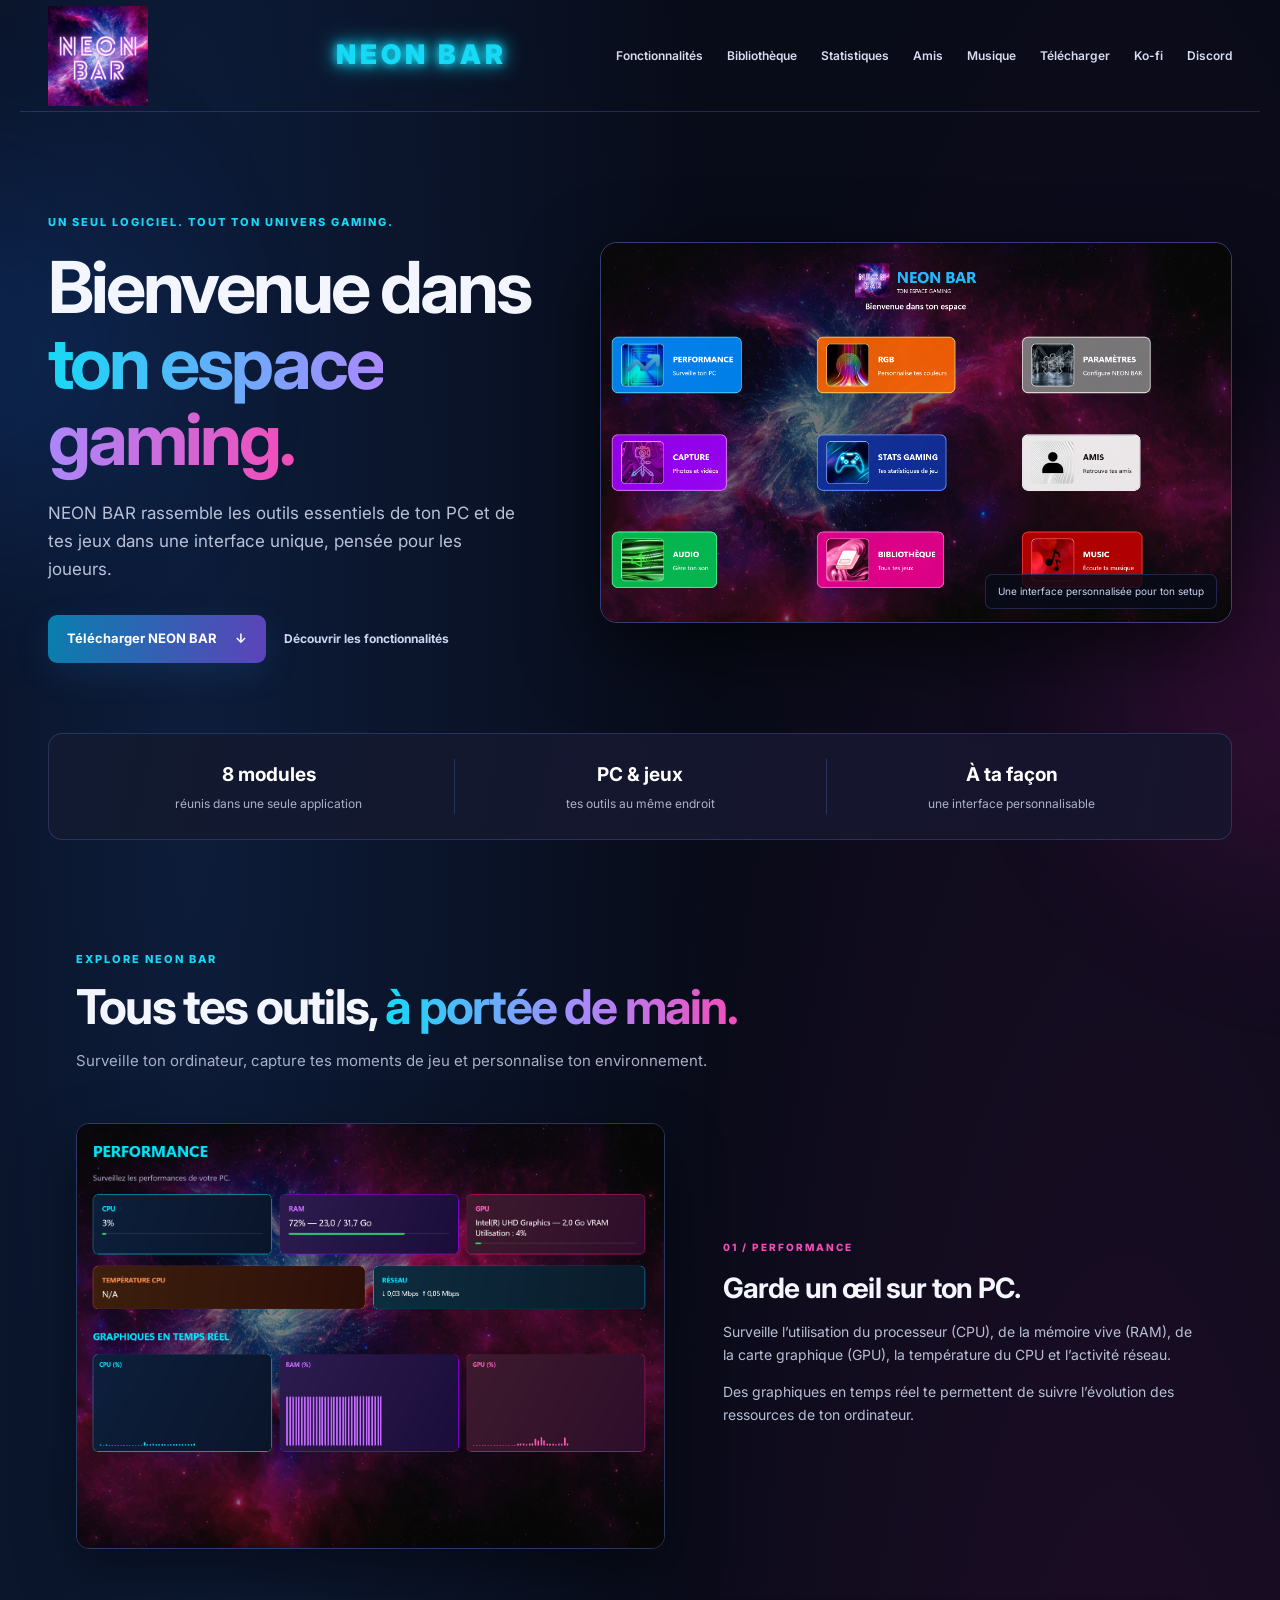
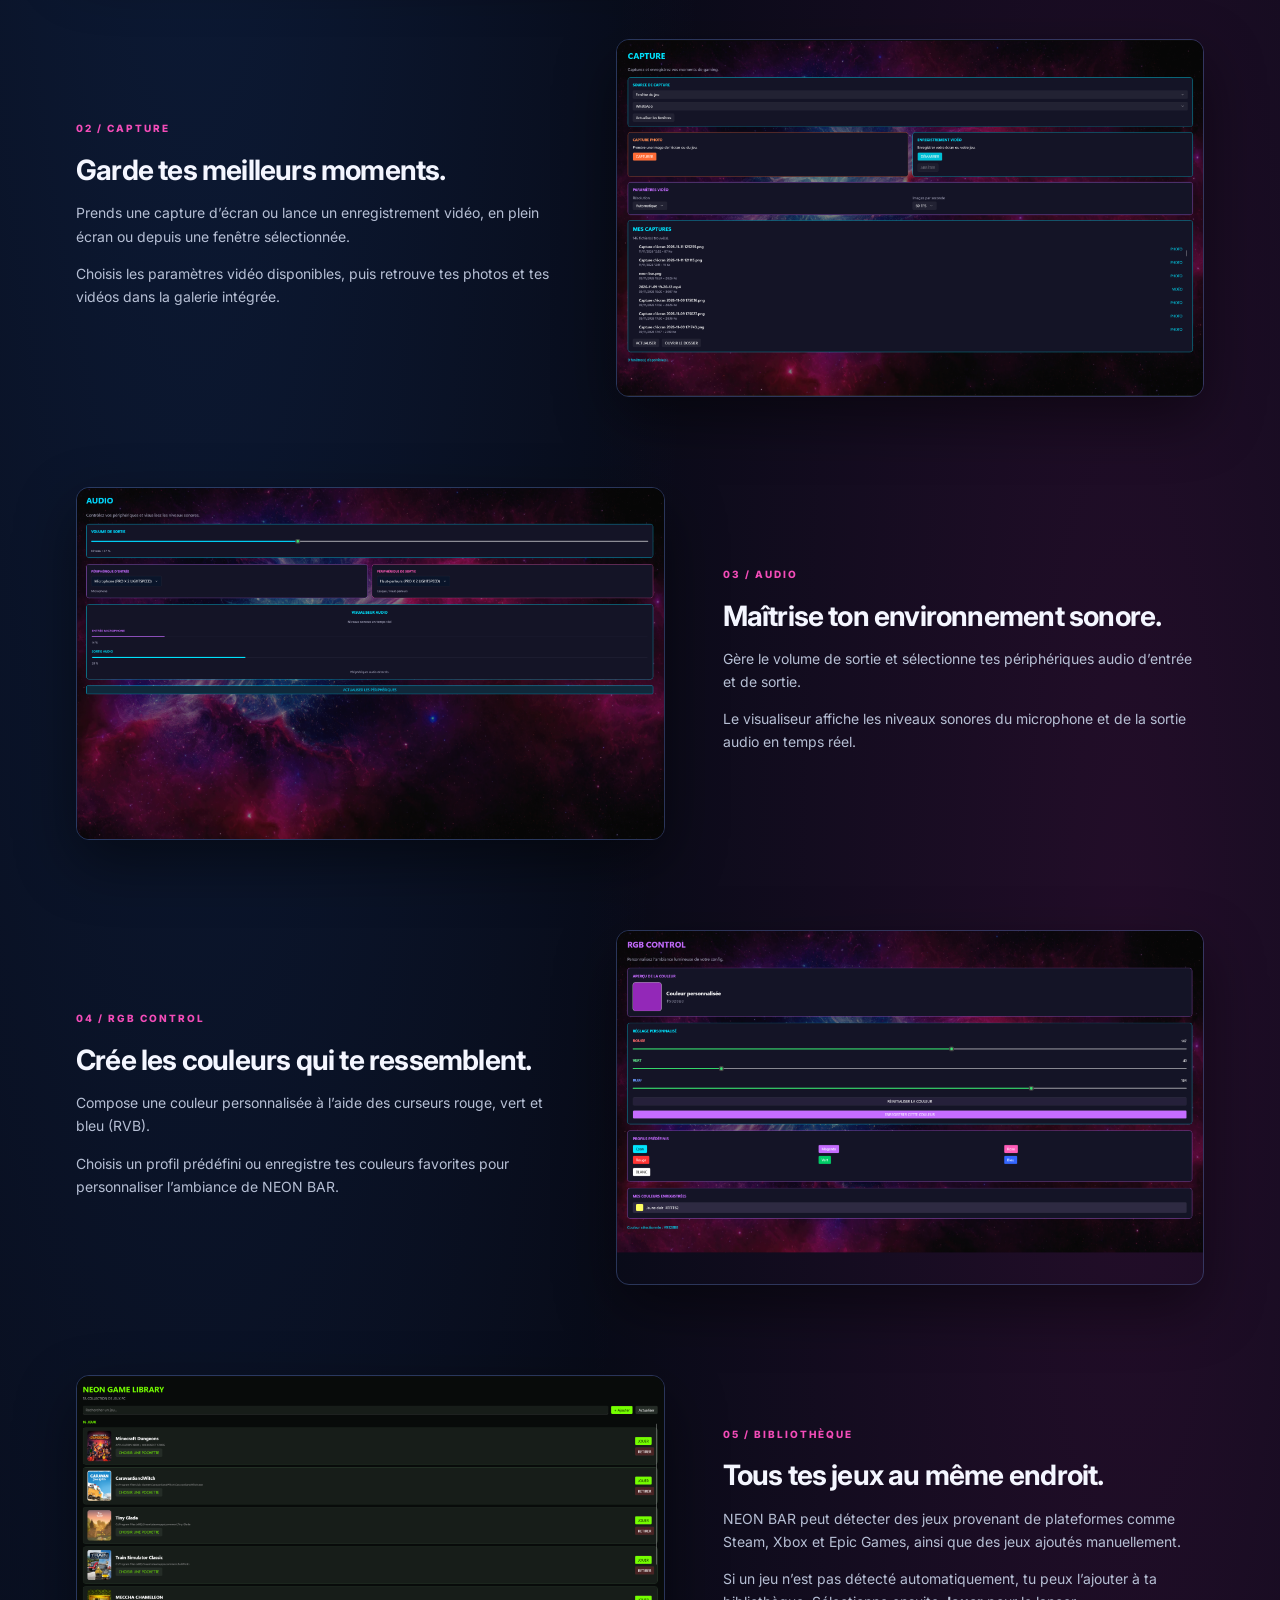
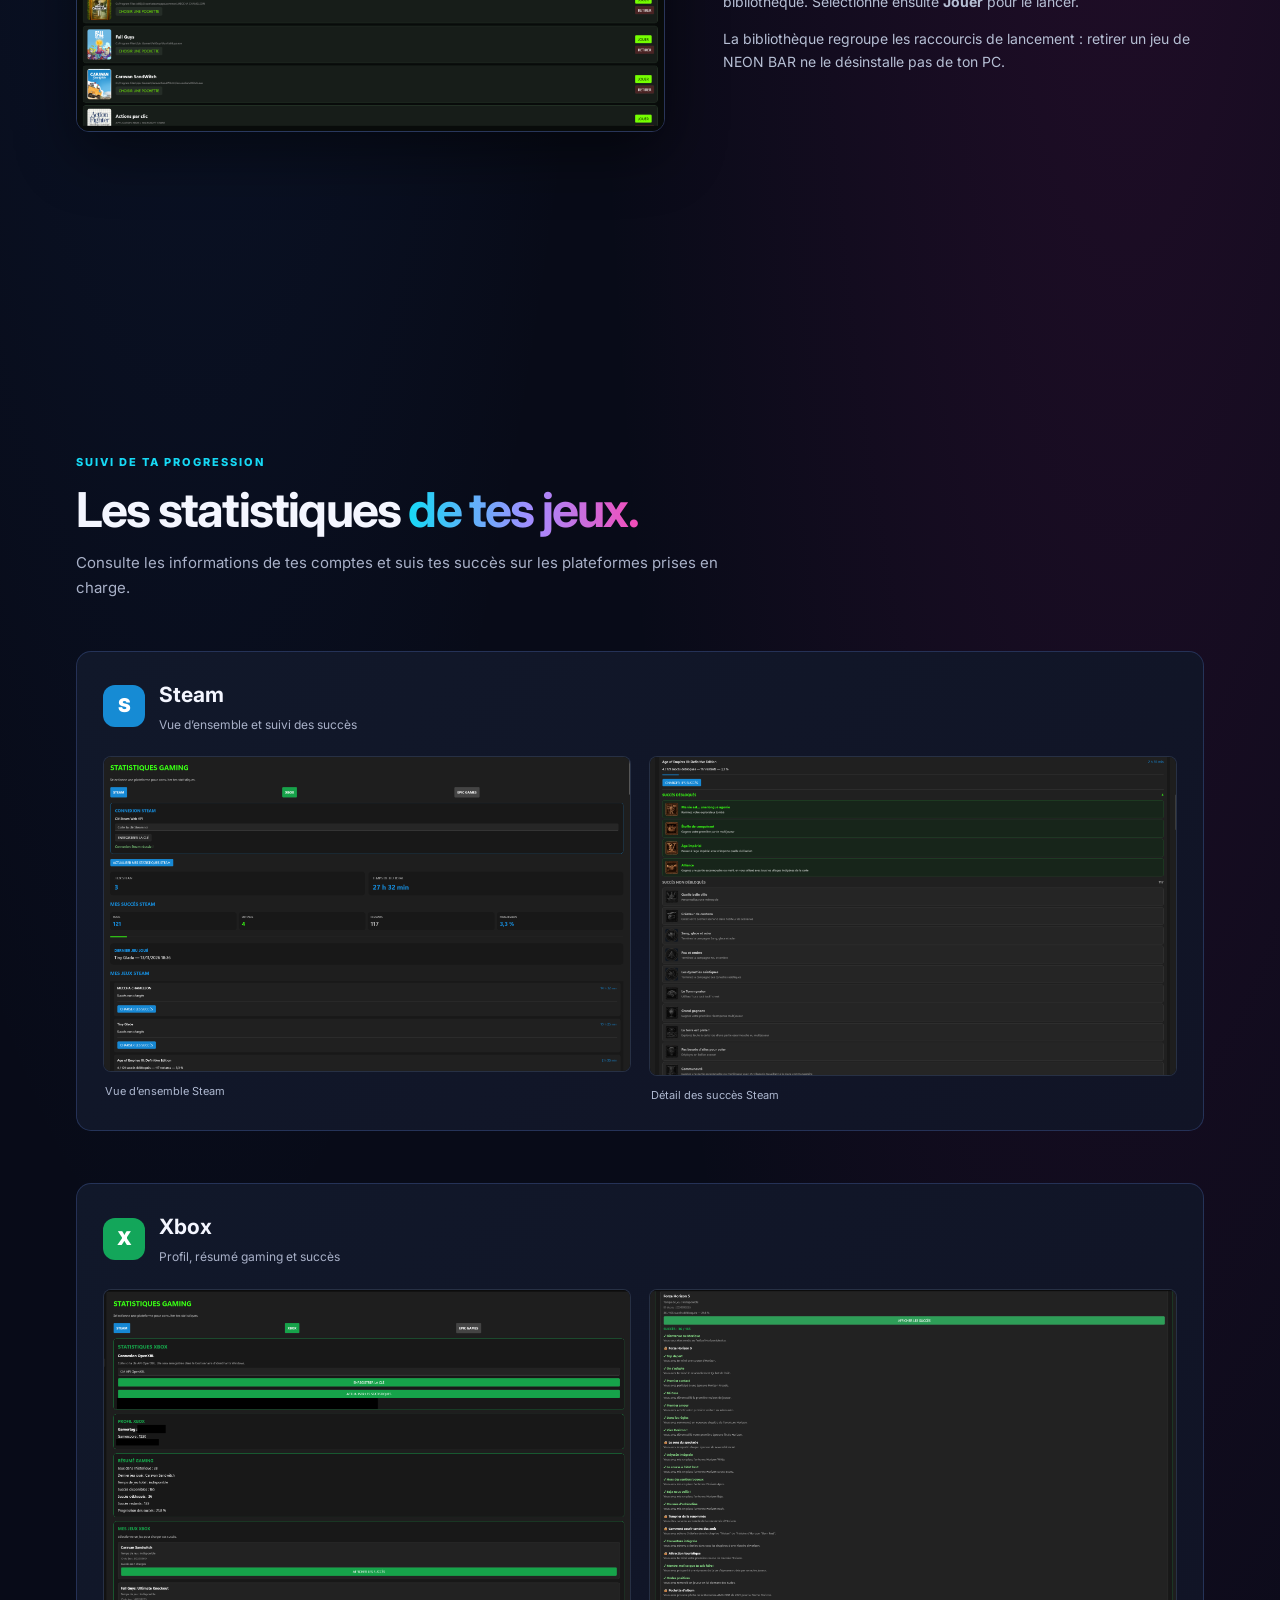
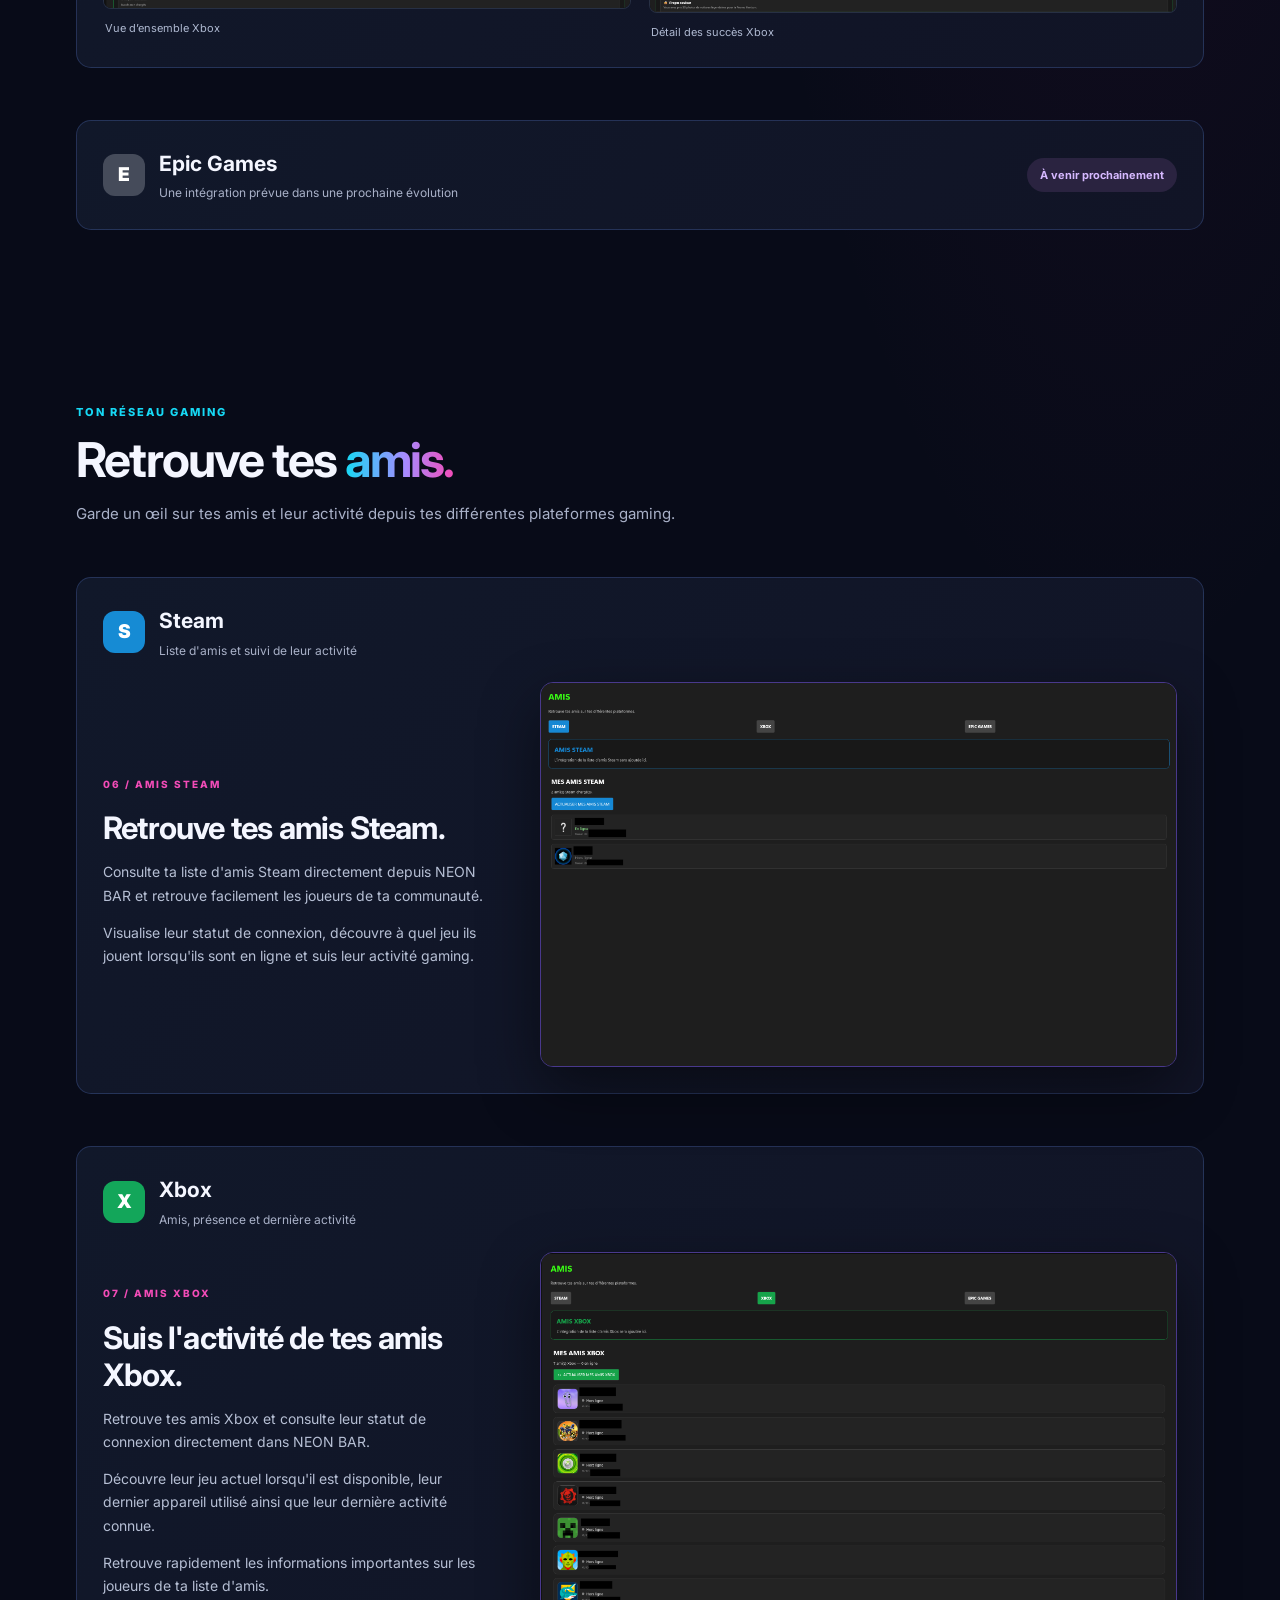
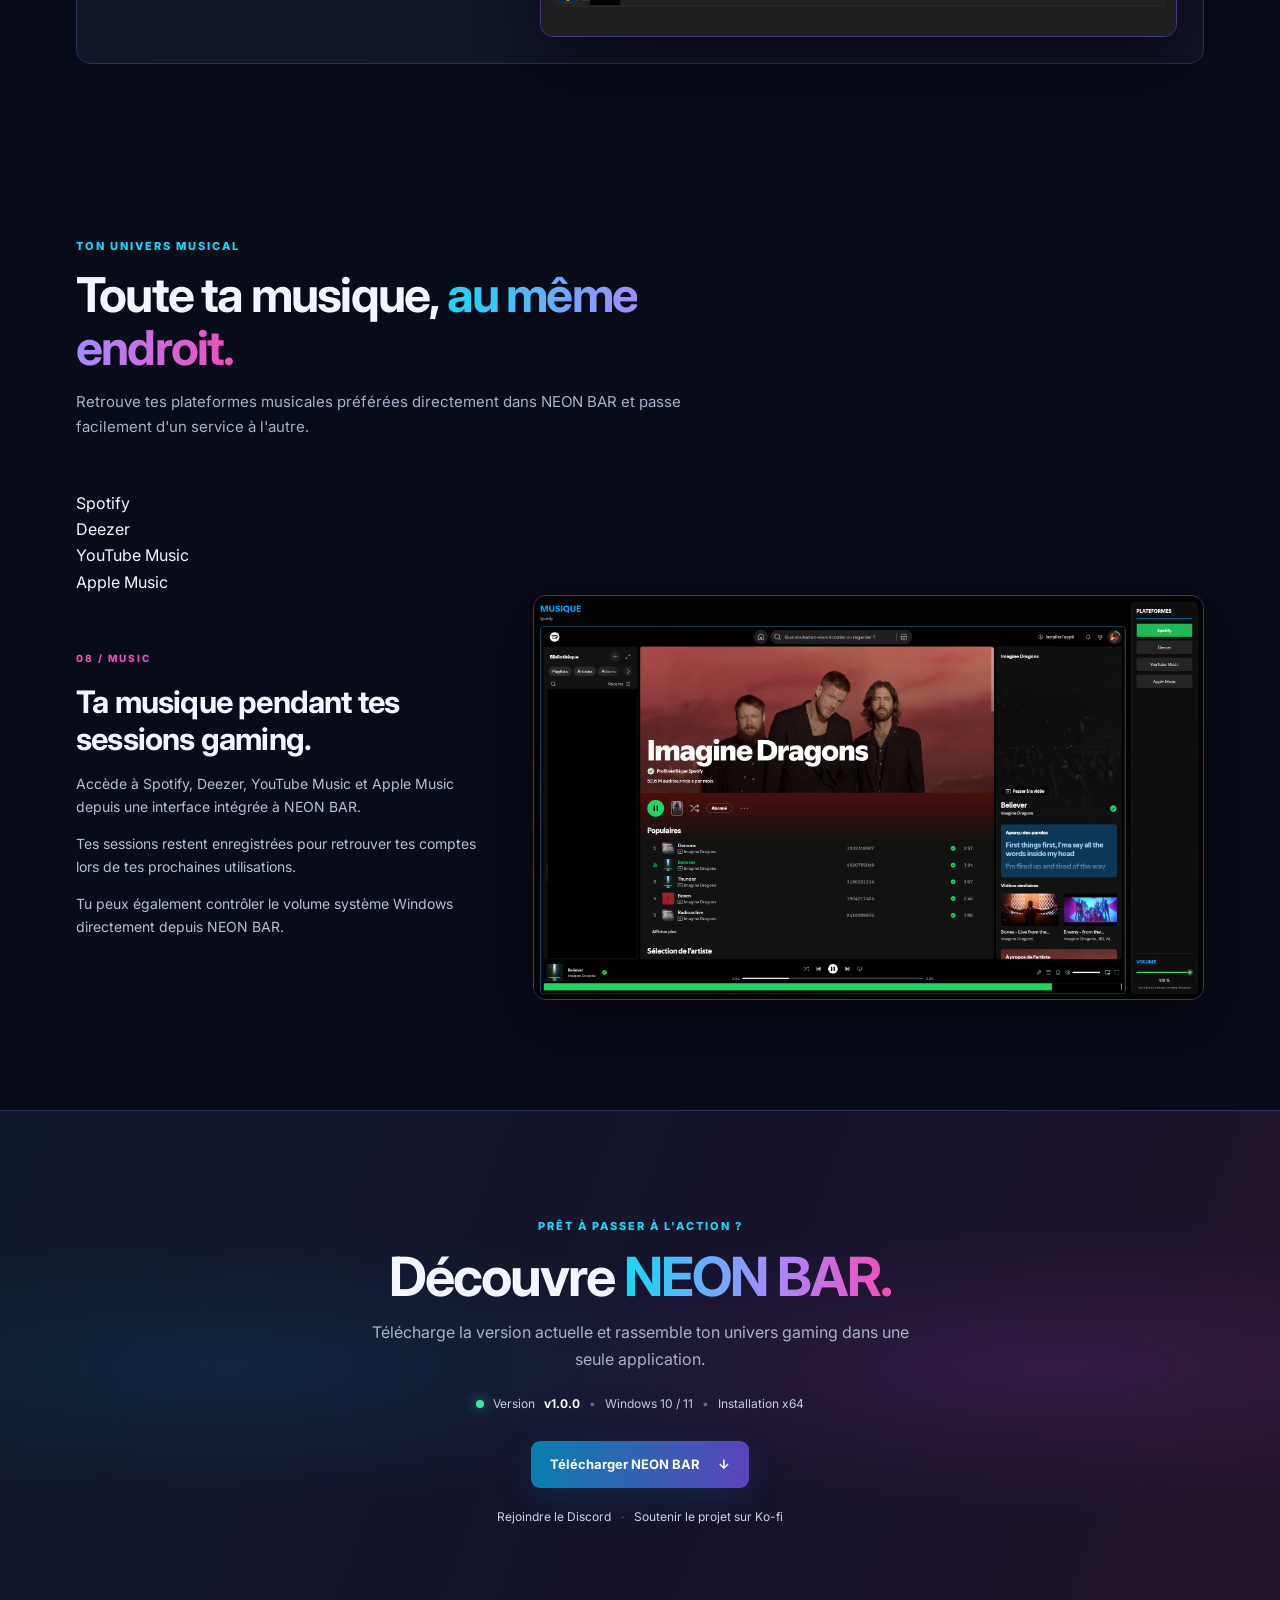
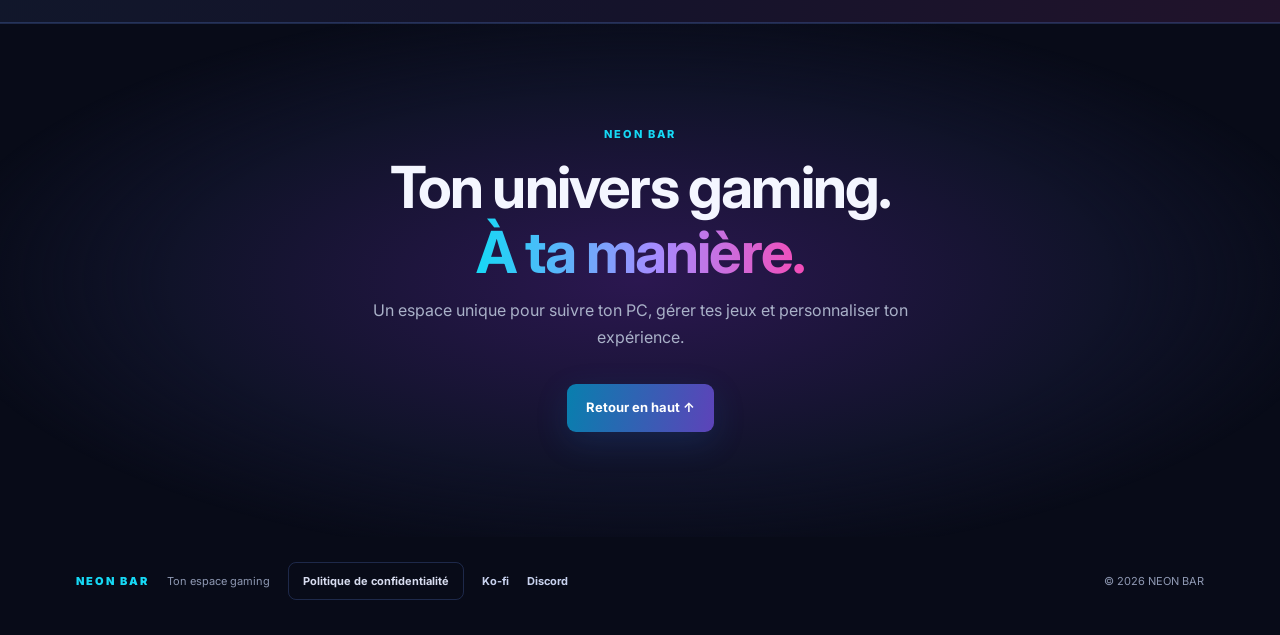
<file: index.html>
<!doctype html>
<html lang="fr">
<head>
  <meta charset="utf-8">
  <meta name="viewport" content="width=device-width, initial-scale=1">
  <meta name="theme-color" content="#080b18">

  <!-- Icônes NEON BAR -->
  <link rel="icon" type="image/png" sizes="512x512" href="/favicon.png?v=3">
  <link rel="shortcut icon" href="/favicon.ico?v=3">
  <link rel="apple-touch-icon" sizes="180x180" href="/apple-touch-icon.png?v=3">

  <meta name="description" content="NEON BAR : performances PC, captures, audio, musique, personnalisation RGB, bibliothèque, statistiques gaming et gestion des amis Steam et Xbox.">

  <!-- Vérification Google Search Console -->
  <meta name="google-site-verification" content="1P-YRRorHhvXlT-uKTGuO3rsMS6b1P77x34x97AjrHk">

  <title>NEON BAR — Ton espace gaming</title>
  <link rel="stylesheet" href="style.css">
</head>

<body>
  <div class="ambient ambient-one"></div>
  <div class="ambient ambient-two"></div>

  <header class="site-header">
    <a class="brand" href="#accueil" aria-label="NEON BAR, accueil">
      <img class="brand-logo" src="assets/Neon%20Bar.png" alt="Logo NEON BAR">
      <span class="brand-name">NEON BAR</span>
    </a>

    <button class="menu-toggle" aria-label="Ouvrir le menu" aria-expanded="false">☰</button>

    <nav class="nav">
      <a href="#fonctionnalites">Fonctionnalités</a>
      <a href="#bibliotheque">Bibliothèque</a>
      <a href="#statistiques">Statistiques</a>
      <a href="#amis">Amis</a>
      <a href="#music">Musique</a>
      <a href="#telecharger">Télécharger</a>
      <a href="https://ko-fi.com/neonbar" target="_blank" rel="noopener noreferrer">Ko-fi</a>
      <a href="https://discord.gg/52ZbPaBHjc" target="_blank" rel="noopener noreferrer">Discord</a>
    </nav>
  </header>

  <main>

    <!-- ACCUEIL -->
    <section class="hero" id="accueil">
      <div class="hero-copy">
        <p class="eyebrow">UN SEUL LOGICIEL. TOUT TON UNIVERS GAMING.</p>
        <h1>Bienvenue dans<br><span>ton espace gaming.</span></h1>
        <p class="lead">NEON BAR rassemble les outils essentiels de ton PC et de tes jeux dans une interface unique, pensée pour les joueurs.</p>

        <div class="hero-actions">
          <a class="primary-link download-trigger" href="#telecharger" data-open-download>
            Télécharger NEON BAR <span>↓</span>
          </a>
          <a class="secondary-link" href="#fonctionnalites">Découvrir les fonctionnalités</a>
        </div>
      </div>

      <div class="hero-visual">
        <img src="assets/Acceuil_neon_bar.png" alt="Écran d’accueil de NEON BAR">
        <div class="visual-caption">Une interface personnalisée pour ton setup</div>
      </div>
    </section>

    <!-- PRÉSENTATION -->
    <section class="intro-strip">
      <div>
        <strong>8 modules</strong>
        <span>réunis dans une seule application</span>
      </div>
      <div>
        <strong>PC & jeux</strong>
        <span>tes outils au même endroit</span>
      </div>
      <div>
        <strong>À ta façon</strong>
        <span>une interface personnalisable</span>
      </div>
    </section>

    <!-- FONCTIONNALITÉS -->
    <section class="section" id="fonctionnalites">
      <div class="section-heading">
        <p class="eyebrow">EXPLORE NEON BAR</p>
        <h2>Tous tes outils, <span>à portée de main.</span></h2>
        <p>Surveille ton ordinateur, capture tes moments de jeu et personnalise ton environnement.</p>
      </div>

      <!-- 01 PERFORMANCE -->
      <article class="feature-row">
        <div class="feature-image">
          <img src="assets/performance.png" alt="Module Performance affichant CPU, RAM, GPU, température et réseau">
        </div>
        <div class="feature-copy">
          <span class="number">01 / PERFORMANCE</span>
          <h3>Garde un œil sur ton PC.</h3>
          <p>Surveille l’utilisation du processeur (CPU), de la mémoire vive (RAM), de la carte graphique (GPU), la température du CPU et l’activité réseau.</p>
          <p>Des graphiques en temps réel te permettent de suivre l’évolution des ressources de ton ordinateur.</p>
        </div>
      </article>

      <!-- 02 CAPTURE -->
      <article class="feature-row reverse">
        <div class="feature-image">
          <img src="assets/capture.png" alt="Module Capture avec sélection de fenêtre, capture photo et enregistrement vidéo">
        </div>
        <div class="feature-copy">
          <span class="number">02 / CAPTURE</span>
          <h3>Garde tes meilleurs moments.</h3>
          <p>Prends une capture d’écran ou lance un enregistrement vidéo, en plein écran ou depuis une fenêtre sélectionnée.</p>
          <p>Choisis les paramètres vidéo disponibles, puis retrouve tes photos et tes vidéos dans la galerie intégrée.</p>
        </div>
      </article>

      <!-- 03 AUDIO -->
      <article class="feature-row">
        <div class="feature-image">
          <img src="assets/audio.png" alt="Module Audio avec volume, périphériques d’entrée et de sortie et visualiseur sonore">
        </div>
        <div class="feature-copy">
          <span class="number">03 / AUDIO</span>
          <h3>Maîtrise ton environnement sonore.</h3>
          <p>Gère le volume de sortie et sélectionne tes périphériques audio d’entrée et de sortie.</p>
          <p>Le visualiseur affiche les niveaux sonores du microphone et de la sortie audio en temps réel.</p>
        </div>
      </article>

      <!-- 04 RGB -->
      <article class="feature-row reverse">
        <div class="feature-image">
          <img src="assets/rgb-control.png" alt="Module RGB Control avec curseurs rouge, vert et bleu et profils prédéfinis">
        </div>
        <div class="feature-copy">
          <span class="number">04 / RGB CONTROL</span>
          <h3>Crée les couleurs qui te ressemblent.</h3>
          <p>Compose une couleur personnalisée à l’aide des curseurs rouge, vert et bleu (RVB).</p>
          <p>Choisis un profil prédéfini ou enregistre tes couleurs favorites pour personnaliser l’ambiance de NEON BAR.</p>
        </div>
      </article>

      <!-- 05 BIBLIOTHÈQUE -->
      <article class="feature-row">
        <div class="feature-image">
          <img src="assets/bibliotheque.png" alt="Bibliothèque de jeux NEON BAR">
        </div>
        <div class="feature-copy">
          <span class="number">05 / BIBLIOTHÈQUE</span>
          <h3>Tous tes jeux au même endroit.</h3>
          <p>NEON BAR peut détecter des jeux provenant de plateformes comme Steam, Xbox et Epic Games, ainsi que des jeux ajoutés manuellement.</p>
          <p>Si un jeu n’est pas détecté automatiquement, tu peux l’ajouter à ta bibliothèque. Sélectionne ensuite <strong>Jouer</strong> pour le lancer.</p>
          <p class="note">La bibliothèque regroupe les raccourcis de lancement : retirer un jeu de NEON BAR ne le désinstalle pas de ton PC.</p>
        </div>
      </article>
    </section>

    <!-- STATISTIQUES -->
    <section class="section stats-section" id="statistiques">
      <div class="section-heading">
        <p class="eyebrow">SUIVI DE TA PROGRESSION</p>
        <h2>Les statistiques <span>de tes jeux.</span></h2>
        <p>Consulte les informations de tes comptes et suis tes succès sur les plateformes prises en charge.</p>
      </div>

      <!-- STEAM -->
      <div class="platform-block">
        <div class="platform-title">
          <span class="platform-icon steam">S</span>
          <div>
            <h3>Steam</h3>
            <p>Vue d’ensemble et suivi des succès</p>
          </div>
        </div>

        <div class="stats-images">
          <figure>
            <img src="assets/steam-global.png" alt="Statistiques Steam : connexion, nombre de jeux, temps de jeu et résumé des succès">
            <figcaption>Vue d’ensemble Steam</figcaption>
          </figure>
          <figure>
            <img src="assets/steam-succes.png" alt="Détail des succès Steam débloqués et non débloqués pour un jeu">
            <figcaption>Détail des succès Steam</figcaption>
          </figure>
        </div>
      </div>

      <!-- XBOX -->
      <div class="platform-block">
        <div class="platform-title">
          <span class="platform-icon xbox">X</span>
          <div>
            <h3>Xbox</h3>
            <p>Profil, résumé gaming et succès</p>
          </div>
        </div>

        <div class="stats-images">
          <figure>
            <img src="assets/xbox-global.png" alt="Statistiques Xbox : profil, gamerscore et résumé gaming">
            <figcaption>Vue d’ensemble Xbox</figcaption>
          </figure>
          <figure>
            <img src="assets/xbox-succes.png" alt="Détail des succès Xbox d’un jeu">
            <figcaption>Détail des succès Xbox</figcaption>
          </figure>
        </div>
      </div>

      <!-- EPIC GAMES -->
      <div class="platform-block epic-block">
        <div class="platform-title">
          <span class="platform-icon epic">E</span>
          <div>
            <h3>Epic Games</h3>
            <p>Une intégration prévue dans une prochaine évolution</p>
          </div>
        </div>
        <p class="coming-soon">À venir prochainement</p>
      </div>
    </section>

    <!-- AMIS STEAM ET XBOX -->
    <section class="section friends-section" id="amis">
      <div class="section-heading">
        <p class="eyebrow">TON RÉSEAU GAMING</p>
        <h2>Retrouve tes <span>amis.</span></h2>
        <p>Garde un œil sur tes amis et leur activité depuis tes différentes plateformes gaming.</p>
      </div>

      <!-- AMIS STEAM -->
      <div class="platform-block">
        <div class="platform-title">
          <span class="platform-icon steam">S</span>
          <div>
            <h3>Steam</h3>
            <p>Liste d'amis et suivi de leur activité</p>
          </div>
        </div>

        <div class="library-layout">
          <div class="library-copy">
            <span class="number">06 / AMIS STEAM</span>
            <h3>Retrouve tes amis Steam.</h3>
            <p>Consulte ta liste d'amis Steam directement depuis NEON BAR et retrouve facilement les joueurs de ta communauté.</p>
            <p>Visualise leur statut de connexion, découvre à quel jeu ils jouent lorsqu'ils sont en ligne et suis leur activité gaming.</p>
          </div>

          <div class="library-image">
            <img src="assets/Steam_ami_neon_bar.png" alt="Fonctionnalité Amis Steam de NEON BAR">
          </div>
        </div>
      </div>

      <!-- AMIS XBOX -->
      <div class="platform-block">
        <div class="platform-title">
          <span class="platform-icon xbox">X</span>
          <div>
            <h3>Xbox</h3>
            <p>Amis, présence et dernière activité</p>
          </div>
        </div>

        <div class="library-layout">
          <div class="library-copy">
            <span class="number">07 / AMIS XBOX</span>
            <h3>Suis l'activité de tes amis Xbox.</h3>
            <p>Retrouve tes amis Xbox et consulte leur statut de connexion directement dans NEON BAR.</p>
            <p>Découvre leur jeu actuel lorsqu'il est disponible, leur dernier appareil utilisé ainsi que leur dernière activité connue.</p>
            <p>Retrouve rapidement les informations importantes sur les joueurs de ta liste d'amis.</p>
          </div>

          <div class="library-image">
            <img src="assets/ami_xbox_neon_bar.png" alt="Fonctionnalité Amis Xbox de NEON BAR">
          </div>
        </div>
      </div>
    </section>

    <!-- MUSIQUE : JUSTE APRÈS LES AMIS -->
    <section class="section music-section" id="music">
      <div class="section-heading">
        <p class="eyebrow">TON UNIVERS MUSICAL</p>
        <h2>Toute ta musique, <span>au même endroit.</span></h2>
        <p>Retrouve tes plateformes musicales préférées directement dans NEON BAR et passe facilement d'un service à l'autre.</p>
      </div>

      <!-- PLATEFORMES MUSICALES -->
      <div class="music-platforms">
        <div class="music-platform">
          <span class="music-platform-name">Spotify</span>
        </div>

        <div class="music-platform">
          <span class="music-platform-name">Deezer</span>
        </div>

        <div class="music-platform">
          <span class="music-platform-name">YouTube Music</span>
        </div>

        <div class="music-platform">
          <span class="music-platform-name">Apple Music</span>
        </div>
      </div>

      <!-- PRÉSENTATION MUSIC -->
      <div class="library-layout">
        <div class="library-copy">
          <span class="number">08 / MUSIC</span>
          <h3>Ta musique pendant tes sessions gaming.</h3>
          <p>Accède à Spotify, Deezer, YouTube Music et Apple Music depuis une interface intégrée à NEON BAR.</p>
          <p>Tes sessions restent enregistrées pour retrouver tes comptes lors de tes prochaines utilisations.</p>
          <p>Tu peux également contrôler le volume système Windows directement depuis NEON BAR.</p>
        </div>

        <!-- SEULE CAPTURE CONSERVÉE -->
        <div class="library-image">
          <img src="assets/music-spotify.png" alt="Interface Spotify intégrée dans NEON BAR">
        </div>
      </div>
    </section>

    <!-- TÉLÉCHARGEMENT -->
    <section class="download-section" id="telecharger">
      <div class="download-content">
        <p class="eyebrow">PRÊT À PASSER À L'ACTION ?</p>
        <h2>Découvre <span>NEON BAR.</span></h2>
        <p>Télécharge la version actuelle et rassemble ton univers gaming dans une seule application.</p>

        <div class="download-version">
          <span class="version-dot"></span>
          Version <strong>v1.0.0</strong>
          <span class="version-separator">•</span>
          Windows 10 / 11
          <span class="version-separator">•</span>
          Installation x64
        </div>

        <a class="primary-link download-trigger" href="#telecharger" data-open-download>
          Télécharger NEON BAR <span>↓</span>
        </a>

        <div class="download-community">
          <a href="https://discord.gg/52ZbPaBHjc" target="_blank" rel="noopener noreferrer">Rejoindre le Discord</a>
          <span>·</span>
          <a href="https://ko-fi.com/neonbar" target="_blank" rel="noopener noreferrer">Soutenir le projet sur Ko-fi</a>
        </div>
      </div>
    </section>

    <!-- CONCLUSION -->
    <section class="closing">
      <p class="eyebrow">NEON BAR</p>
      <h2>Ton univers gaming.<br><span>À ta manière.</span></h2>
      <p>Un espace unique pour suivre ton PC, gérer tes jeux et personnaliser ton expérience.</p>
      <a class="primary-link" href="#accueil">Retour en haut ↑</a>
    </section>

  </main>

  <!-- PIED DE PAGE -->
  <footer>
    <a class="footer-brand" href="#accueil">NEON BAR</a>
    <span>Ton espace gaming</span>
    <a class="privacy-link" href="privacy.html">Politique de confidentialité</a>
    <a class="footer-community-link" href="https://ko-fi.com/neonbar" target="_blank" rel="noopener noreferrer">Ko-fi</a>
    <a class="footer-community-link" href="https://discord.gg/52ZbPaBHjc" target="_blank" rel="noopener noreferrer">Discord</a>
    <span>© 2026 NEON BAR</span>
  </footer>

  <!-- POPUP DE TÉLÉCHARGEMENT -->
  <div class="download-modal" id="download-modal" aria-hidden="true">
    <div class="download-modal-backdrop" data-close-download></div>

    <section class="download-dialog" role="dialog" aria-modal="true" aria-labelledby="download-modal-title" aria-describedby="download-modal-description">
      <button class="modal-close" type="button" aria-label="Fermer la fenêtre" data-close-download>×</button>

      <p class="eyebrow">REJOINS L'UNIVERS NEON BAR</p>
      <h2 id="download-modal-title">Comment veux-tu <span>continuer ?</span></h2>
      <p id="download-modal-description">Choisis ce qui te convient. Tu peux télécharger l'application, soutenir son développement ou rejoindre la communauté.</p>

      <div class="modal-options">
        <a class="modal-option modal-download" href="https://github.com/benlalegende18/benlalegende18.github.io/releases/download/v1.0.0/NEON_BAR_Setup.exe">
          <span class="modal-option-icon">↓</span>
          <span class="modal-option-copy">
            <strong>Télécharger directement</strong>
            <small>NEON BAR v1.0.0 — installateur Windows x64</small>
          </span>
          <span class="modal-option-arrow">↗</span>
        </a>

        <a class="modal-option modal-kofi" href="https://ko-fi.com/neonbar" target="_blank" rel="noopener noreferrer">
          <span class="modal-option-icon">♥</span>
          <span class="modal-option-copy">
            <strong>Soutenir sur Ko-fi</strong>
            <small>Aider le projet à continuer d'évoluer</small>
          </span>
          <span class="modal-option-arrow">↗</span>
        </a>

        <a class="modal-option modal-discord" href="https://discord.gg/52ZbPaBHjc" target="_blank" rel="noopener noreferrer">
          <span class="modal-option-icon">◎</span>
          <span class="modal-option-copy">
            <strong>Rejoindre le Discord</strong>
            <small>Retrouver la communauté NEON BAR</small>
          </span>
          <span class="modal-option-arrow">↗</span>
        </a>
      </div>

      <p class="modal-footnote">Merci de faire partie de l'aventure NEON BAR 💜</p>
    </section>
  </div>

  <!-- MENU MOBILE ET POPUP -->
  <script>
    const toggle = document.querySelector('.menu-toggle');
    const nav = document.querySelector('.nav');

    toggle.addEventListener('click', () => {
      const open = nav.classList.toggle('open');
      toggle.setAttribute('aria-expanded', String(open));
    });

    nav.querySelectorAll('a').forEach(link => link.addEventListener('click', () => {
      nav.classList.remove('open');
      toggle.setAttribute('aria-expanded', 'false');
    }));

    const downloadModal = document.querySelector('#download-modal');
    const downloadTriggers = document.querySelectorAll('[data-open-download]');
    const closeDownloadButtons = document.querySelectorAll('[data-close-download]');
    let previousFocus = null;

    function openDownloadModal(event) {
      if (event) event.preventDefault();

      previousFocus = document.activeElement;
      downloadModal.classList.add('is-open');
      downloadModal.setAttribute('aria-hidden', 'false');
      document.body.classList.add('modal-open');
      downloadModal.querySelector('.modal-close').focus();
    }

    function closeDownloadModal() {
      if (!downloadModal.classList.contains('is-open')) return;

      downloadModal.classList.remove('is-open');
      downloadModal.setAttribute('aria-hidden', 'true');
      document.body.classList.remove('modal-open');

      if (previousFocus) previousFocus.focus();
    }

    downloadTriggers.forEach(trigger => {
      trigger.addEventListener('click', openDownloadModal);
    });

    closeDownloadButtons.forEach(button => {
      button.addEventListener('click', closeDownloadModal);
    });

    document.addEventListener('keydown', event => {
      if (event.key === 'Escape') closeDownloadModal();
    });
  </script>
</body>
</html>
</file>
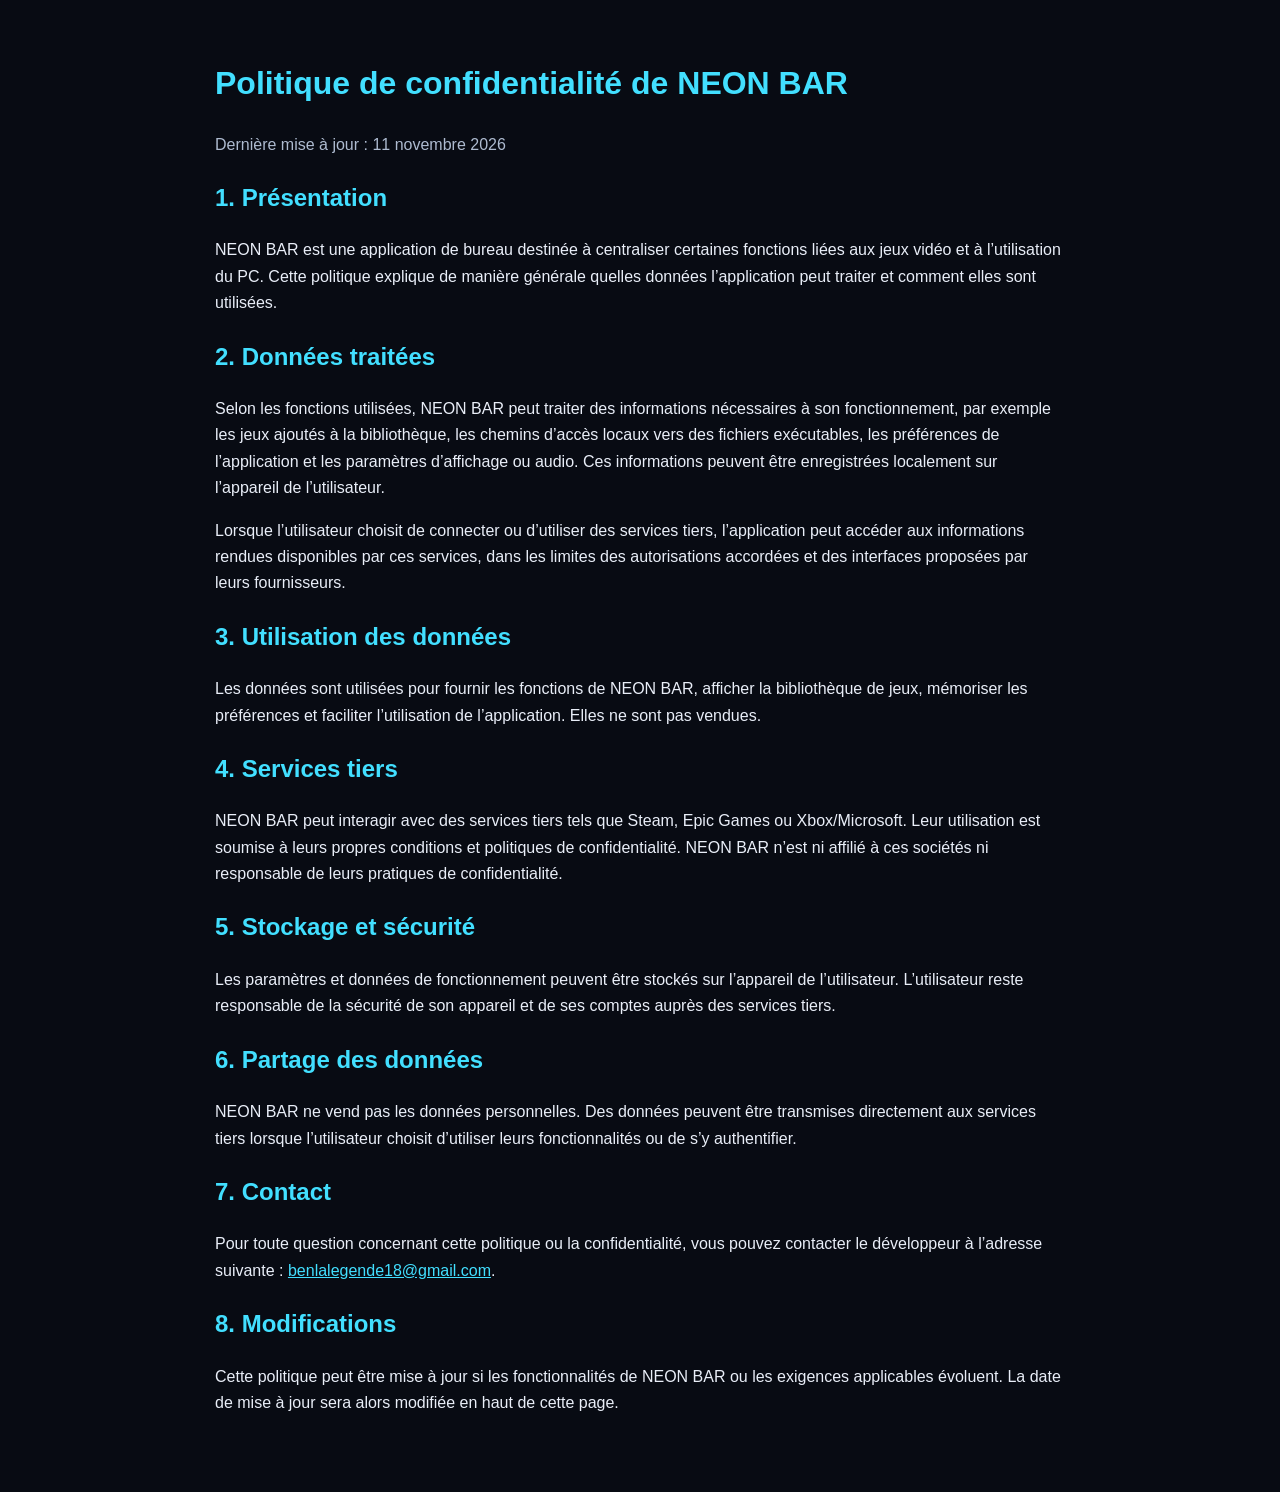
<file: privacy.html>
<!doctype html>
<html lang="fr">
<head>
  <meta charset="utf-8">
  <meta name="viewport" content="width=device-width, initial-scale=1">
  <title>Politique de confidentialité — NEON BAR</title>
  <meta name="description" content="Consulte la politique de confidentialité de NEON BAR et découvre quelles données l’application traite, comment elles sont utilisées et protégées.">
  <style>
    body { margin: 0; background: #080b13; color: #e9eef8; font: 16px/1.65 Arial, sans-serif; }
    main { max-width: 850px; margin: 0 auto; padding: 36px 22px 60px; }
    h1, h2 { color: #42dfff; }
    a { color: #42dfff; }
    .muted { color: #aebbd0; }
  </style>
</head>
<body>
<main>
  <h1>Politique de confidentialité de NEON BAR</h1>
  <p class="muted">Dernière mise à jour : 11 novembre 2026</p>

  <h2>1. Présentation</h2>
  <p>NEON BAR est une application de bureau destinée à centraliser certaines fonctions liées aux jeux vidéo et à l’utilisation du PC. Cette politique explique de manière générale quelles données l’application peut traiter et comment elles sont utilisées.</p>

  <h2>2. Données traitées</h2>
  <p>Selon les fonctions utilisées, NEON BAR peut traiter des informations nécessaires à son fonctionnement, par exemple les jeux ajoutés à la bibliothèque, les chemins d’accès locaux vers des fichiers exécutables, les préférences de l’application et les paramètres d’affichage ou audio. Ces informations peuvent être enregistrées localement sur l’appareil de l’utilisateur.</p>
  <p>Lorsque l’utilisateur choisit de connecter ou d’utiliser des services tiers, l’application peut accéder aux informations rendues disponibles par ces services, dans les limites des autorisations accordées et des interfaces proposées par leurs fournisseurs.</p>

  <h2>3. Utilisation des données</h2>
  <p>Les données sont utilisées pour fournir les fonctions de NEON BAR, afficher la bibliothèque de jeux, mémoriser les préférences et faciliter l’utilisation de l’application. Elles ne sont pas vendues.</p>

  <h2>4. Services tiers</h2>
  <p>NEON BAR peut interagir avec des services tiers tels que Steam, Epic Games ou Xbox/Microsoft. Leur utilisation est soumise à leurs propres conditions et politiques de confidentialité. NEON BAR n’est ni affilié à ces sociétés ni responsable de leurs pratiques de confidentialité.</p>

  <h2>5. Stockage et sécurité</h2>
  <p>Les paramètres et données de fonctionnement peuvent être stockés sur l’appareil de l’utilisateur. L’utilisateur reste responsable de la sécurité de son appareil et de ses comptes auprès des services tiers.</p>

  <h2>6. Partage des données</h2>
  <p>NEON BAR ne vend pas les données personnelles. Des données peuvent être transmises directement aux services tiers lorsque l’utilisateur choisit d’utiliser leurs fonctionnalités ou de s’y authentifier.</p>

  <h2>7. Contact</h2>
  <p>Pour toute question concernant cette politique ou la confidentialité, vous pouvez contacter le développeur à l’adresse suivante : <a href="mailto:benlalegende18@gmail.com">benlalegende18@gmail.com</a>.</p>

  <h2>8. Modifications</h2>
  <p>Cette politique peut être mise à jour si les fonctionnalités de NEON BAR ou les exigences applicables évoluent. La date de mise à jour sera alors modifiée en haut de cette page.</p>
</main>
</body>
</html>
</file>
<file: style.css>
@import url('https://fonts.googleapis.com/css2?family=Inter:wght@400;500;600;700;800;900&display=swap');

:root{
  --bg:#080b18;
  --panel:#11172a;
  --panel2:#151c32;
  --text:#f4f6ff;
  --muted:#a9b1c8;
  --cyan:#16d9f5;
  --pink:#f34cb8;
  --purple:#a56bff;
  --line:rgba(110,151,255,.22);
}

*{box-sizing:border-box}

html{
  scroll-behavior:smooth;
  scroll-padding-top:90px;
}

body{
  margin:0;
  background:
    radial-gradient(ellipse at 15% 8%,rgba(30,91,180,.22),transparent 34%),
    radial-gradient(ellipse at 88% 30%,rgba(157,23,118,.18),transparent 34%),
    var(--bg);
  color:var(--text);
  font-family:Inter,system-ui,sans-serif;
  line-height:1.65;
  overflow-x:hidden;
}

body.modal-open{overflow:hidden}

.ambient{
  position:fixed;
  pointer-events:none;
  filter:blur(90px);
  opacity:.15;
  z-index:-1;
  border-radius:50%;
}

.ambient-one{
  width:380px;
  height:380px;
  background:#1a75ff;
  top:18%;
  left:-220px;
}

.ambient-two{
  width:420px;
  height:420px;
  background:#d51c9a;
  right:-250px;
  top:52%;
}

/* EN-TÊTE ET LOGO */

.site-header{
  min-height:112px;
  max-width:1240px;
  margin:auto;
  padding:0 28px;
  display:flex;
  align-items:center;
  justify-content:space-between;
  border-bottom:1px solid var(--line);
  position:relative;
  z-index:5;
}

.brand{
  display:flex;
  align-items:center;
  gap:18px;
  color:inherit;
  text-decoration:none;
  min-width:0;
}

.brand-logo{
  display:block;
  width:270px;
  height:100px;
  object-fit:contain;
  object-position:left center;
}

.brand-name{
  color:var(--cyan);
  font-size:27px;
  font-weight:900;
  letter-spacing:4px;
  text-shadow:
    0 0 8px #16d9f5,
    0 0 18px #16d9f5,
    0 0 30px #16d9f566;
  white-space:nowrap;
}

.nav{
  display:flex;
  align-items:center;
  justify-content:flex-end;
  flex-wrap:wrap;
  gap:14px 24px;
}

.nav a{
  color:#d7dcef;
  text-decoration:none;
  font-size:12px;
  font-weight:600;
}

.nav a:hover{color:var(--cyan)}

.menu-toggle{
  display:none;
  background:none;
  border:0;
  color:white;
  font-size:25px;
}

/* ACCUEIL */

.hero{
  max-width:1240px;
  margin:0 auto;
  padding:90px 28px 70px;
  display:grid;
  grid-template-columns:.88fr 1.12fr;
  gap:55px;
  align-items:center;
  min-height:570px;
}

.eyebrow,.number{
  font-size:11px;
  font-weight:800;
  letter-spacing:2px;
  color:var(--cyan);
}

.hero h1{
  font-size:clamp(42px,5.6vw,72px);
  line-height:1.06;
  letter-spacing:-3px;
  margin:18px 0 22px;
}

.hero h1 span,
.section-heading h2 span,
.closing h2 span,
.download-content h2 span,
.download-dialog h2 span{
  background:linear-gradient(90deg,var(--cyan),#a68bff 55%,var(--pink));
  -webkit-background-clip:text;
  background-clip:text;
  color:transparent;
}

.lead{
  font-size:17px;
  color:#b8c1d8;
  max-width:480px;
  margin-bottom:32px;
}

.hero-actions{
  display:flex;
  align-items:center;
  flex-wrap:wrap;
  gap:13px;
}

.primary-link{
  display:inline-flex;
  align-items:center;
  gap:18px;
  padding:13px 19px;
  border-radius:9px;
  background:linear-gradient(100deg,#087fae,#5d43b9);
  color:white;
  text-decoration:none;
  font-size:13px;
  font-weight:700;
  box-shadow:0 10px 32px #1769b633;
  transition:transform .2s,filter .2s,box-shadow .2s;
  cursor:pointer;
}

.primary-link:hover{
  transform:translateY(-2px);
  filter:brightness(1.12);
  box-shadow:0 13px 36px #1769b655;
}

.secondary-link{
  color:#cbd5f3;
  text-decoration:none;
  font-size:12px;
  font-weight:700;
  padding:12px 5px;
}

.secondary-link:hover{color:var(--cyan)}

.hero-visual{position:relative}

.hero-visual img{
  width:100%;
  display:block;
  border-radius:17px;
  border:1px solid #718cff66;
  box-shadow:0 25px 75px #0009;
}

.visual-caption{
  position:absolute;
  right:15px;
  bottom:14px;
  padding:8px 12px;
  background:#080b18d9;
  border:1px solid var(--line);
  border-radius:7px;
  font-size:10px;
  color:#cbd5f3;
}

/* BANDEAU */

.intro-strip{
  max-width:1184px;
  margin:0 auto 110px;
  padding:25px 34px;
  display:grid;
  grid-template-columns:repeat(3,1fr);
  background:linear-gradient(100deg,#111a30,#17132c);
  border:1px solid var(--line);
  border-radius:14px;
}

.intro-strip div{
  display:flex;
  flex-direction:column;
  align-items:center;
  text-align:center;
  gap:4px;
}

.intro-strip div+div{border-left:1px solid var(--line)}
.intro-strip strong{font-size:19px;color:white}
.intro-strip span{font-size:12px;color:var(--muted)}

/* FONCTIONNALITÉS */

.section,.library-section{
  max-width:1184px;
  margin:0 auto;
  padding:0 28px 110px;
}

.section-heading{
  max-width:680px;
  margin-bottom:50px;
}

.section-heading h2,.closing h2{
  font-size:clamp(32px,4vw,48px);
  letter-spacing:-1.8px;
  line-height:1.12;
  margin:12px 0;
}

.section-heading>p:last-child{
  color:var(--muted);
  font-size:15px;
}

.feature-row{
  display:grid;
  grid-template-columns:1.1fr .9fr;
  gap:58px;
  align-items:center;
  margin:0 0 90px;
}

.feature-row.reverse{
  grid-template-columns:.9fr 1.1fr;
}

.feature-row.reverse .feature-image{order:2}

.feature-image img,.library-image img{
  width:100%;
  display:block;
  border-radius:13px;
  border:1px solid #5b77ba66;
  box-shadow:0 22px 60px #0007;
}

.feature-copy h3,.library-copy h3{
  font-size:28px;
  line-height:1.2;
  letter-spacing:-.8px;
  margin:14px 0;
}

.feature-copy p,.library-copy p{
  color:#b6bfd4;
  font-size:14px;
}

.number{
  color:var(--pink);
  font-size:10px;
}

/* BIBLIOTHÈQUE */

.library-section{
  max-width:none;
  padding:90px max(28px,calc((100% - 1128px)/2)) 105px;
  background:linear-gradient(110deg,#10182b,#15132b 55%,#21132b);
  border-top:1px solid var(--line);
  border-bottom:1px solid var(--line);
}

.library-section .section-heading{max-width:700px}

.library-layout{
  display:grid;
  grid-template-columns:.75fr 1.25fr;
  gap:55px;
  align-items:center;
}

.library-copy h3{font-size:31px}

.library-copy .note{
  padding:13px 15px;
  border-left:2px solid var(--purple);
  background:#ffffff08;
  border-radius:0 8px 8px 0;
  font-size:12px;
}

.library-image img{border-color:#8a61ff77}

/* STATISTIQUES */

.stats-section{padding-top:110px}

.platform-block{
  margin:0 0 52px;
  padding:26px;
  background:linear-gradient(130deg,#11182a,#111426);
  border:1px solid var(--line);
  border-radius:15px;
}

.platform-title{
  display:flex;
  align-items:center;
  gap:14px;
  margin-bottom:22px;
}

.platform-title h3{
  font-size:21px;
  margin:0;
}

.platform-title p{
  font-size:12px;
  color:var(--muted);
  margin:2px 0 0;
}

.platform-icon{
  width:42px;
  height:42px;
  border-radius:12px;
  display:grid;
  place-items:center;
  font-size:19px;
  font-weight:900;
  color:white;
}

.steam{background:#168bd4}
.xbox{background:#13a65a}
.epic{background:#454b5a}

.stats-images{
  display:grid;
  grid-template-columns:1fr 1fr;
  gap:18px;
}

.stats-images figure{
  margin:0;
  min-width:0;
}

.stats-images img{
  width:100%;
  height:auto;
  display:block;
  border-radius:8px;
  border:1px solid #64759b55;
  background:#090d18;
}

.stats-images figcaption{
  font-size:11px;
  color:#aeb8d0;
  padding:10px 2px 0;
}

.epic-block{
  display:flex;
  align-items:center;
  justify-content:space-between;
  gap:20px;
}

.epic-block .platform-title{margin:0}

.coming-soon{
  padding:8px 13px;
  border-radius:20px;
  background:#2a2340;
  color:#d6b9ff;
  font-size:11px;
  font-weight:700;
  white-space:nowrap;
}

/* TÉLÉCHARGEMENT */

.download-section{
  position:relative;
  overflow:hidden;
  padding:95px 25px;
  text-align:center;
  border-top:1px solid var(--line);
  border-bottom:1px solid var(--line);
  background:
    radial-gradient(ellipse at 18% 50%,#087fae25,transparent 38%),
    radial-gradient(ellipse at 82% 50%,#a044b52b,transparent 40%),
    linear-gradient(110deg,#10182b,#15132b 55%,#21132b);
}

.download-content{
  position:relative;
  z-index:1;
  max-width:720px;
  margin:auto;
}

.download-content h2{
  font-size:clamp(36px,5vw,54px);
  line-height:1.12;
  letter-spacing:-2px;
  margin:12px 0;
}

.download-content>p:not(.eyebrow){
  max-width:570px;
  margin:0 auto 22px;
  color:var(--muted);
}

.download-version{
  display:flex;
  align-items:center;
  justify-content:center;
  flex-wrap:wrap;
  gap:9px;
  margin:0 auto 27px;
  color:#c4cce1;
  font-size:12px;
}

.download-version strong{color:white}

.version-dot{
  width:8px;
  height:8px;
  border-radius:50%;
  background:#42e6a4;
  box-shadow:0 0 12px #42e6a4aa;
}

.version-separator{color:#65708d}

.download-community{
  display:flex;
  justify-content:center;
  flex-wrap:wrap;
  gap:10px;
  margin-top:19px;
  color:#68738f;
  font-size:12px;
}

.download-community a,.footer-community-link{
  color:#c8d2ee;
  text-decoration:none;
  transition:color .2s;
}

.download-community a:hover,.footer-community-link:hover{color:var(--cyan)}

/* POPUP TÉLÉCHARGEMENT */

.download-modal{
  position:fixed;
  inset:0;
  z-index:50;
  display:flex;
  align-items:center;
  justify-content:center;
  padding:22px;
  opacity:0;
  visibility:hidden;
  pointer-events:none;
  transition:opacity .22s,visibility .22s;
}

.download-modal.is-open{
  opacity:1;
  visibility:visible;
  pointer-events:auto;
}

.download-modal-backdrop{
  position:absolute;
  inset:0;
  background:rgba(3,5,14,.82);
  backdrop-filter:blur(9px);
}

.download-dialog{
  position:relative;
  width:min(100%,530px);
  max-height:calc(100vh - 44px);
  overflow-y:auto;
  padding:38px;
  border:1px solid #718cff55;
  border-radius:19px;
  background:
    radial-gradient(ellipse at 0% 0%,#087fae20,transparent 48%),
    radial-gradient(ellipse at 100% 100%,#a044b520,transparent 48%),
    #10162a;
  box-shadow:0 28px 100px #000b;
  transform:translateY(15px) scale(.98);
  transition:transform .22s;
}

.download-modal.is-open .download-dialog{
  transform:translateY(0) scale(1);
}

.modal-close{
  position:absolute;
  top:13px;
  right:16px;
  width:36px;
  height:36px;
  border:1px solid var(--line);
  border-radius:10px;
  background:#ffffff08;
  color:#dce4fa;
  font-size:25px;
  line-height:1;
  cursor:pointer;
}

.modal-close:hover{
  color:var(--cyan);
  border-color:var(--cyan);
}

.download-dialog h2{
  max-width:410px;
  font-size:clamp(27px,5vw,36px);
  line-height:1.15;
  letter-spacing:-1.2px;
  margin:10px 0 12px;
}

.download-dialog>p:not(.eyebrow):not(.modal-footnote){
  color:var(--muted);
  font-size:13px;
  margin:0 0 24px;
}

.modal-options{
  display:grid;
  gap:11px;
}

.modal-option{
  display:flex;
  align-items:center;
  gap:14px;
  min-width:0;
  padding:15px;
  border:1px solid var(--line);
  border-radius:12px;
  background:#ffffff06;
  color:var(--text);
  text-decoration:none;
  transition:transform .18s,border-color .18s,background .18s;
}

.modal-option:hover{
  transform:translateY(-2px);
  border-color:#16d9f588;
  background:#ffffff0c;
}

.modal-option-icon{
  flex:0 0 42px;
  width:42px;
  height:42px;
  display:grid;
  place-items:center;
  border-radius:11px;
  background:#16d9f51a;
  color:var(--cyan);
  font-size:22px;
  font-weight:800;
}

.modal-kofi .modal-option-icon{
  background:#f34cb81a;
  color:#ff79cb;
}

.modal-discord .modal-option-icon{
  background:#a56bff1c;
  color:#bd9aff;
}

.modal-option-copy{
  display:flex;
  flex:1;
  min-width:0;
  flex-direction:column;
  gap:3px;
}

.modal-option-copy strong{
  font-size:13px;
  line-height:1.35;
}

.modal-option-copy small{
  color:var(--muted);
  font-size:11px;
  line-height:1.4;
}

.modal-option-arrow{
  color:#8c9aba;
  font-size:17px;
}

.modal-footnote{
  margin:21px 0 0;
  color:#9ca8c7;
  text-align:center;
  font-size:11px;
}

/* FIN DE PAGE */

.closing{
  text-align:center;
  padding:90px 25px 105px;
  background:radial-gradient(ellipse at center,#2b1750 0%,#101329 52%,transparent 78%);
  border-top:1px solid var(--line);
}

.closing h2{font-size:clamp(38px,5vw,58px)}

.closing>p:not(.eyebrow){
  color:var(--muted);
  max-width:540px;
  margin:0 auto 28px;
}

.closing .primary-link{margin-top:6px}

/* PIED DE PAGE */

footer{
  max-width:1184px;
  margin:auto;
  padding:25px 28px 35px;
  display:flex;
  align-items:center;
  gap:18px;
  color:#8e98b2;
  font-size:11px;
}

.footer-brand{
  font-weight:900;
  letter-spacing:2px;
  color:var(--cyan);
  text-decoration:none;
}

.privacy-link{
  display:inline-flex;
  align-items:center;
  justify-content:center;
  padding:9px 14px;
  border:1px solid var(--line);
  border-radius:8px;
  color:#d7dcef;
  text-decoration:none;
  font-size:11px;
  font-weight:700;
  transition:background .2s,border-color .2s,color .2s;
}

.privacy-link:hover{
  background:#16213b;
  border-color:var(--cyan);
  color:var(--cyan);
}

.footer-community-link{
  font-size:11px;
  font-weight:700;
}

footer span:last-child{margin-left:auto}

/* AFFICHAGE MOBILE */

@media(max-width:1000px){
  .site-header{gap:20px}
  .brand-logo{width:190px}
  .brand-name{font-size:22px;letter-spacing:2px}
  .brand{gap:10px}
  .nav{gap:12px 15px}
  .nav a{font-size:11px}
}

@media(max-width:800px){
  .site-header{height:90px;min-height:90px}

  .brand-logo{
    width:180px;
    height:82px;
  }

  .brand-name{
    font-size:20px;
    letter-spacing:2px;
  }

  .brand{gap:12px}

  .menu-toggle{
    display:block;
    cursor:pointer;
  }

  .nav{
    display:none;
    position:absolute;
    top:89px;
    left:0;
    right:0;
    padding:20px 28px;
    background:#0d1223;
    border-bottom:1px solid var(--line);
    flex-direction:column;
    align-items:flex-start;
    gap:18px;
  }

  .nav.open{display:flex}
  .nav a{font-size:13px}

  .hero{
    grid-template-columns:1fr;
    padding-top:65px;
    gap:35px;
  }

  .hero-copy{max-width:620px}
  .hero h1{letter-spacing:-2px}

  .intro-strip{
    margin:0 20px 80px;
    padding:22px 12px;
  }

  .intro-strip strong{font-size:15px}
  .intro-strip span{font-size:10px}

  .feature-row,.feature-row.reverse,.library-layout{
    grid-template-columns:1fr;
    gap:25px;
    margin-bottom:70px;
  }

  .feature-row.reverse .feature-image{order:0}
  .feature-copy{max-width:650px}
  .library-layout{gap:32px}

  .section,.library-section{
    padding-left:20px;
    padding-right:20px;
  }

  .platform-block{padding:18px}
  .stats-images{grid-template-columns:1fr}

  .epic-block{
    align-items:flex-start;
    flex-direction:column;
  }

  .section-heading{margin-bottom:35px}
}

@media(max-width:480px){
  .hero{
    padding-left:20px;
    padding-right:20px;
  }

  .brand-logo{
    width:125px;
    height:70px;
  }

  .brand-name{
    font-size:16px;
    letter-spacing:1px;
  }

  .brand{gap:9px}

  .hero h1{font-size:43px}
  .lead{font-size:15px}

  .hero-actions{
    align-items:stretch;
    flex-direction:column;
  }

  .hero-actions .primary-link{justify-content:center}
  .secondary-link{text-align:center}

  .intro-strip{
    grid-template-columns:1fr;
    gap:17px;
  }

  .intro-strip div+div{
    border-left:0;
    border-top:1px solid var(--line);
    padding-top:15px;
  }

  .feature-copy h3,.library-copy h3{font-size:24px}
  .section-heading h2{font-size:34px}

  .download-section{padding:75px 20px}
  .download-version{gap:7px;font-size:11px}
  .download-dialog{padding:32px 19px 23px}
  .modal-option{gap:10px;padding:12px}
  .modal-option-icon{flex-basis:37px;width:37px;height:37px}
  .modal-option-copy strong{font-size:12px}
  .modal-option-copy small{font-size:10px}

  footer{
    flex-wrap:wrap;
    gap:14px;
  }

  footer span:last-child{
    margin-left:0;
    width:100%;
  }
}

@media(prefers-reduced-motion:reduce){
  *,*::before,*::after{
    scroll-behavior:auto!important;
    transition:none!important;
  }
}
</file>
